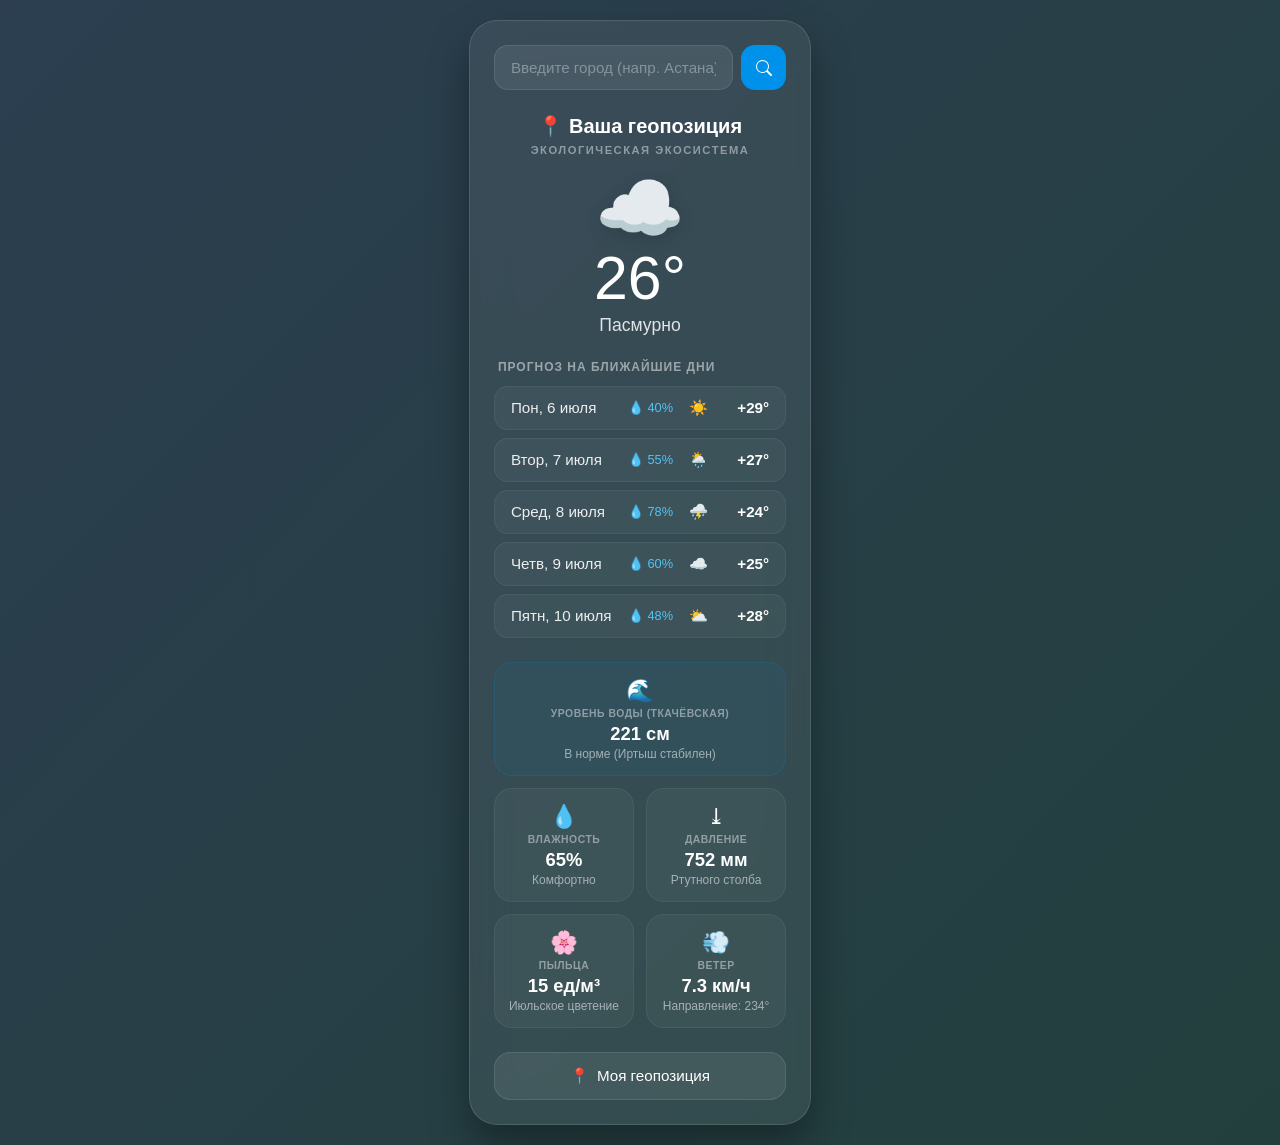
<file: index.html>
<!DOCTYPE html>
<html lang="ru">
<head>
    <meta charset="UTF-8">
    <meta name="viewport" content="width=device-width, initial-scale=1.0">
    <title>Асанали.Погода</title>
    <!-- Подключаем наш новый внешний файл стилей -->
    <link rel="stylesheet" href="style.css">
    <link rel="canonical" href="https://asanaliiii.github.io/weather/" />
</head>
<body>

    <!-- Сюда burger.js будет динамически подгружать interface.html -->
    <div id="app-container"></div>

    <!-- Подключаем логику управления интерфейсом -->
    <script src="burger.js"></script>
</body>
</html>
</file>
<file: style.css>
/* ==========================================
   ОБЩИЕ СТИЛИ СТРАНИЦЫ И АНИМИРОВАННЫЙ ФОН
   ========================================== */
body {
    margin: 0;
    padding: 20px;
    font-family: -apple-system, BlinkMacSystemFont, "Segoe UI", Roboto, Helvetica, Arial, sans-serif;
    background: linear-gradient(-45deg, #141e30, #243b55, #1f4037, #2c3e50);
    background-size: 400% 400%;
    animation: gradientBG 15s ease infinite;
    min-height: 100vh;
    display: flex;
    justify-content: center;
    align-items: center;
    color: #ffffff;
    box-sizing: border-box;
}

@keyframes gradientBG {
    0% { background-position: 0% 50%; }
    50% { background-position: 100% 50%; }
    100% { background-position: 0% 50%; }
}

/* Контейнер для центрирования интерфейса */
#app-container {
    width: 100%;
    max-width: 430px;
    box-sizing: border-box;
}

/* ==========================================
   ГЛАВНАЯ КАРТОЧКА (GLASSMORPHISM)
   ========================================== */
.weather-card {
    background: rgba(255, 255, 255, 0.07);
    backdrop-filter: blur(20px);
    -webkit-backdrop-filter: blur(20px);
    border: 1px solid rgba(255, 255, 255, 0.12);
    border-radius: 28px;
    padding: 24px;
    text-align: center;
    box-shadow: 0 20px 40px rgba(0, 0, 0, 0.35);
}

/* ==========================================
   ПОИСКОВАЯ СИСТЕМА
   ========================================== */
.search-box {
    display: flex;
    gap: 8px;
    margin-bottom: 24px;
}

.search-box input {
    flex: 1;
    background: rgba(255, 255, 255, 0.08);
    border: 1px solid rgba(255, 255, 255, 0.1);
    border-radius: 14px;
    padding: 12px 16px;
    color: #fff;
    font-size: 0.95rem;
    outline: none;
    transition: all 0.3s ease;
}

.search-box input::placeholder {
    color: rgba(255, 255, 255, 0.35);
}

.search-box input:focus {
    border-color: rgba(255, 255, 255, 0.25);
    background: rgba(255, 255, 255, 0.14);
}

.search-box button {
    background: #0091ea;
    border: none;
    border-radius: 14px;
    width: 45px;
    height: 45px;
    color: white;
    cursor: pointer;
    display: flex;
    align-items: center;
    justify-content: center;
    transition: background 0.2s ease, transform 0.1s ease;
}

.search-box button:hover {
    background: #00b0ff;
}

.search-box button:active {
    transform: scale(0.95);
}

/* ==========================================
   ГЛАВНЫЙ БЛОК ТЕКУЩЕЙ ПОГОДЫ
   ========================================== */
.main-info {
    margin-bottom: 24px;
}

.location {
    font-size: 1.25rem;
    font-weight: 600;
    display: flex;
    align-items: center;
    justify-content: center;
    gap: 6px;
}

.subtitle {
    font-size: 0.7rem;
    letter-spacing: 1.5px;
    color: rgba(255, 255, 255, 0.45);
    margin-top: 6px;
    text-transform: uppercase;
    font-weight: 700;
}

.weather-icon {
    font-size: 4.5rem;
    margin: 16px 0 4px 0;
    line-height: 1;
    filter: drop-shadow(0 4px 8px rgba(0,0,0,0.15));
}

.temperature {
    font-size: 3.8rem;
    font-weight: 300;
    line-height: 1;
}

.condition {
    font-size: 1.1rem;
    color: rgba(255, 255, 255, 0.85);
    margin-top: 6px;
}

/* ==========================================
   ПРОГНОЗ ПО ДНЯМ НЕДЕЛИ
   ========================================== */
.forecast-section {
    margin: 24px 0;
    text-align: left;
}

.section-title {
    font-size: 0.75rem;
    text-transform: uppercase;
    letter-spacing: 1px;
    color: rgba(255, 255, 255, 0.5);
    margin-bottom: 12px;
    padding-left: 4px;
    font-weight: 700;
}

.forecast-list {
    display: flex;
    flex-direction: column;
    gap: 8px;
}

.forecast-item {
    display: flex;
    align-items: center;
    justify-content: space-between;
    background: rgba(255, 255, 255, 0.04);
    border: 1px solid rgba(255, 255, 255, 0.06);
    border-radius: 14px;
    padding: 12px 16px;
    font-size: 0.95rem;
    transition: background 0.2s ease;
}

.forecast-item:hover {
    background: rgba(255, 255, 255, 0.07);
}

.forecast-day {
    flex: 1;
    color: rgba(255, 255, 255, 0.9);
}

.forecast-details {
    display: flex;
    align-items: center;
    gap: 16px;
}

.forecast-pop {
    font-size: 0.8rem;
    color: #4fc3f7;
    font-weight: 500;
}

.forecast-temp {
    font-weight: 600;
    min-width: 45px;
    text-align: right;
}

/* ==========================================
   СЕТКА ДАТЧИКОВ И МЕТРИК
   ========================================== */
.metrics-grid {
    display: grid;
    grid-template-columns: repeat(2, 1fr);
    gap: 12px;
    margin-bottom: 24px;
}

.metric-card {
    background: rgba(255, 255, 255, 0.04);
    border: 1px solid rgba(255, 255, 255, 0.06);
    border-radius: 18px;
    padding: 14px;
    text-align: center;
    transition: transform 0.2s ease, background 0.2s ease;
}

.metric-card:hover {
    transform: translateY(-2px);
    background: rgba(255, 255, 255, 0.07);
}

.metric-card.wide {
    grid-column: span 2;
    background: rgba(0, 145, 234, 0.06);
    border-color: rgba(0, 145, 234, 0.15);
}

.metric-card.wide:hover {
    background: rgba(0, 145, 234, 0.1);
}

.metric-icon {
    font-size: 1.4rem;
    margin-bottom: 4px;
}

.metric-label {
    font-size: 0.65rem;
    letter-spacing: 0.5px;
    color: rgba(255, 255, 255, 0.45);
    text-transform: uppercase;
    margin-bottom: 4px;
    font-weight: 700;
}

.metric-value {
    font-size: 1.15rem;
    font-weight: bold;
    margin-bottom: 2px;
}

.metric-status {
    font-size: 0.75rem;
    color: rgba(255, 255, 255, 0.55);
}

/* ==========================================
   КНОПКА ГЕОЛОКАЦИИ
   ========================================== */
.geo-btn {
    width: 100%;
    background: rgba(255, 255, 255, 0.08);
    border: 1px solid rgba(255, 255, 255, 0.1);
    border-radius: 16px;
    padding: 14px;
    color: #fff;
    font-size: 0.95rem;
    font-weight: 500;
    cursor: pointer;
    display: flex;
    align-items: center;
    justify-content: center;
    gap: 8px;
    transition: background 0.2s ease, transform 0.1s ease;
}

.geo-btn:hover {
    background: rgba(255, 255, 255, 0.14);
}

.geo-btn:active {
    transform: scale(0.98);
}

/* ==========================================
   АНИМАЦИИ
   ========================================== */
.animate-fade-in {
    animation: fadeIn 0.6s cubic-bezier(0.16, 1, 0.3, 1) forwards;
}

@keyframes fadeIn {
    from { opacity: 0; transform: translateY(12px); }
    to { opacity: 1; transform: translateY(0); }
}
</file>
